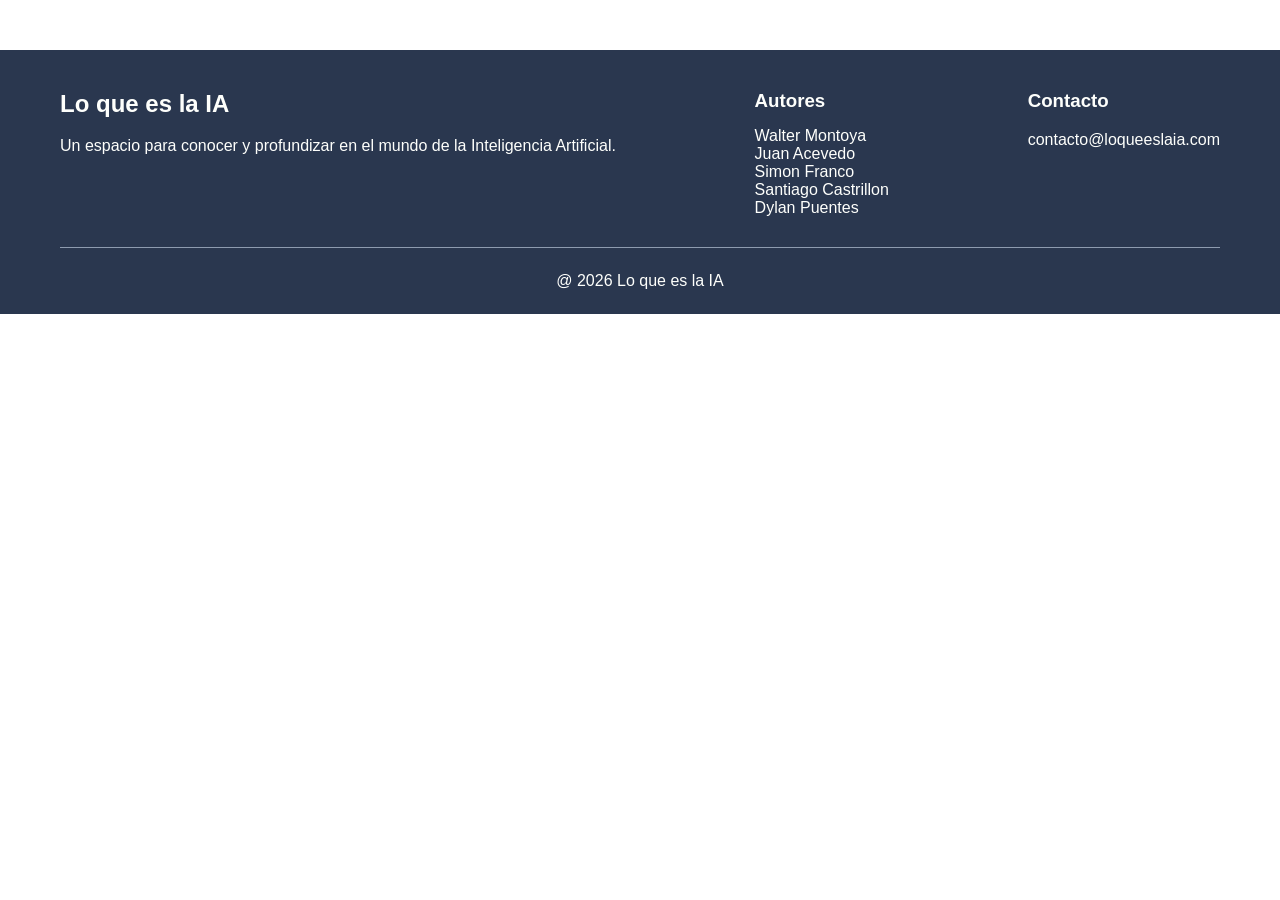
<file: autores.html>
<!DOCTYPE html>
<html lang="es">

<head>
    <meta charset="UTF-8">
    <meta name="viewport" content="width=device-width, initial-scale=1.0">
    <title>Autores - Lo que es la IA</title>
    <link rel="stylesheet" href="css/stylesAutores.css">
</head>

<body>

    <!-- Aqui se pone contenido que va ir en las 3 paginas-->

    <footer class="footer">

        <section class="footer-content">

            <article class="footer-project">
                <h2>Lo que es la IA</h2>
                <p>
                    Un espacio para conocer y profundizar en el mundo de la Inteligencia Artificial.
                </p>
            </article>

            <div class="footer-authors">
                <h3>Autores</h3>
                <ul class="authors-list">
                    <li>Walter Montoya</li>
                    <li>Juan Acevedo</li>
                    <li>Simon Franco</li>
                    <li>Santiago Castrillon</li>
                    <li>Dylan Puentes</li>
                </ul>
            </div>

            <section class="footer-contact">
                <h3>Contacto</h3>
                <p>contacto@loqueeslaia.com</p>
            </section>

        </section>

        <p class="footer-bottom">
            @ 2026 Lo que es la IA
        </p>

    </footer>

</body>

</html>
</file>
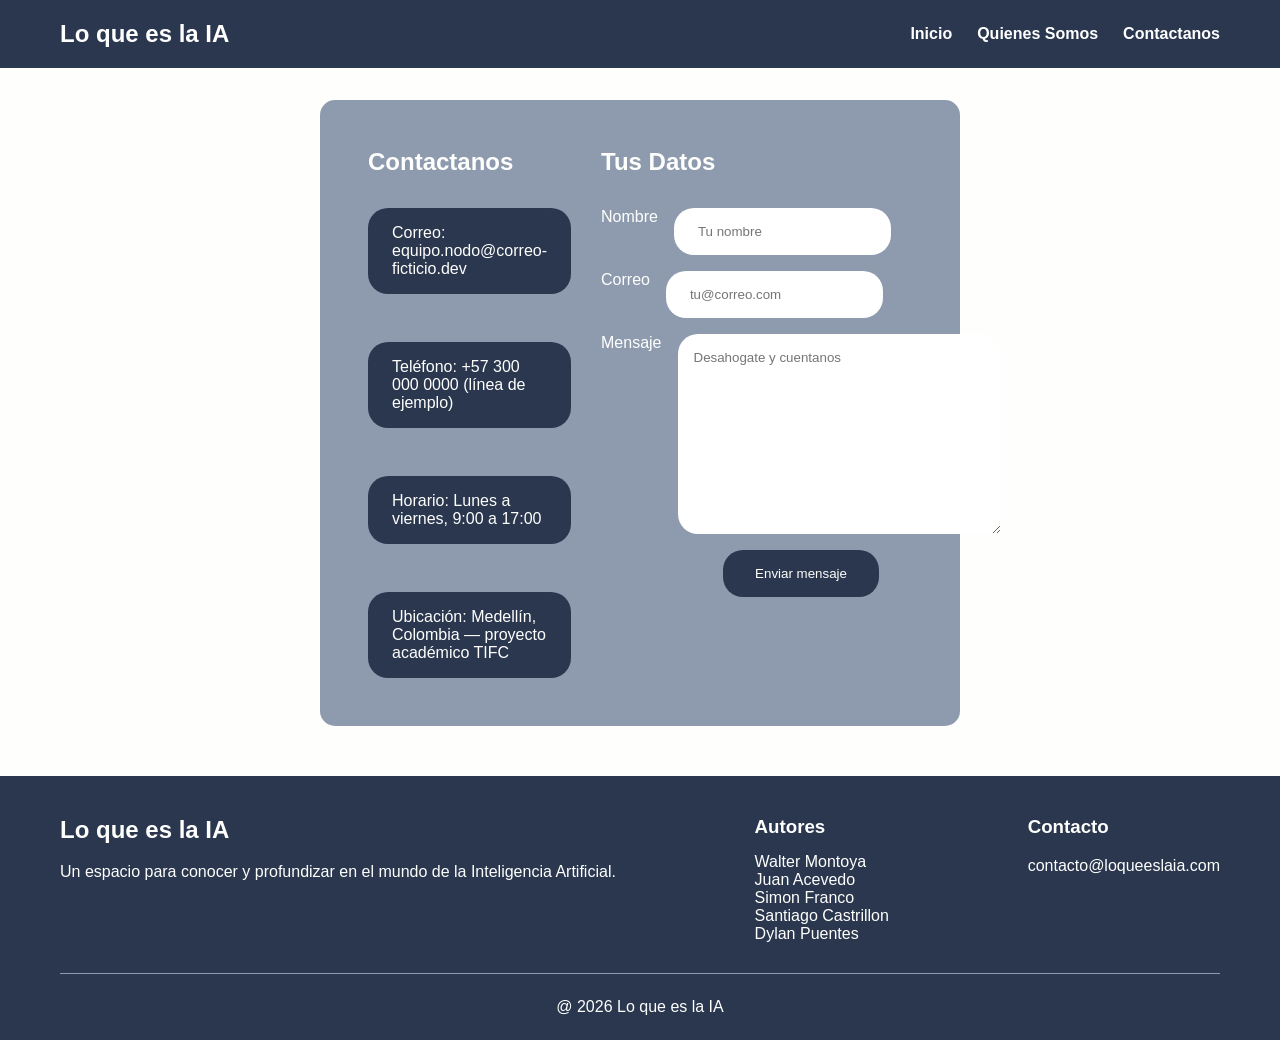
<file: contacto.html>
<!DOCTYPE html>
<html lang="en">

<head>
    <meta charset="UTF-8">
    <meta name="viewport" content="width=device-width, initial-scale=1.0">
    <link rel="stylesheet" href="/css/contacto.css">
    <link rel="stylesheet" href="./css/stylesAutores.css">
    <link rel="stylesheet" href="./css/styles.css">
    <title>Contacto</title>
</head>

<body>
    <header>
        <nav class="navbar">
            <div class="logo">
                <h2>Lo que es la IA</h2>
            </div>

            <ul class="nav-links">
                <li><a href="index.html">Inicio</a></li>
                <li><a href="./quienesSomos.html">Quienes Somos</a></li>
                <li><a href="contacto.html">Contactanos</a></li>
            </ul>
        </nav>
    </header>


    <section class="section-contacto">
        <article class="article-contactanos">

            <h2>Contactanos</h2>

            <ul class="info-list">
                <li><span class="k">Correo: </span><span>equipo.nodo@correo-ficticio.dev</span></li>
                <li><span class="k">Teléfono: </span><span>+57 300 000 0000 (línea de ejemplo)</span></li>
                <li><span class="k">Horario: </span><span>Lunes a viernes, 9:00 a 17:00</span></li>
                <li><span class="k">Ubicación: </span><span>Medellín, Colombia — proyecto académico TIFC</span></li>
            </ul>


        </article>
        <article class="article-contacto-usuario">
            <h2>Tus Datos</h2>

            <form>
                <div>
                    <label for="nombre">Nombre </label>
                    <input type="text" id="nombre" name="nombre" placeholder="Tu nombre">
                </div>
                <div>
                    <label for="email">Correo </label>
                    <input type="email" id="email" name="email" placeholder="tu@correo.com">
                </div>
                <div>
                    <label for="mensaje">Mensaje </label>
                    <textarea id="mensaje" name="mensaje" placeholder="Desahogate y cuentanos"></textarea>
                </div>
                <div class="button-center"><button type="submit" class="button-contacto-enviar">Enviar mensaje</button>
                </div>

            </form>



        </article>




    </section>

    <footer class="footer">

        <section class="footer-content">

            <article class="footer-project">
                <h2>Lo que es la IA</h2>
                <p>
                    Un espacio para conocer y profundizar en el mundo de la Inteligencia Artificial.
                </p>
            </article>

            <div class="footer-authors">
                <h3>Autores</h3>
                <ul class="authors-list">
                    <li>Walter Montoya</li>
                    <li>Juan Acevedo</li>
                    <li>Simon Franco</li>
                    <li>Santiago Castrillon</li>
                    <li>Dylan Puentes</li>
                </ul>
            </div>

            <section class="footer-contact">
                <h3>Contacto</h3>
                <p>contacto@loqueeslaia.com</p>
            </section>

        </section>

        <p class="footer-bottom">
            @ 2026 Lo que es la IA
        </p>

    </footer>

</body>

</html>
</file>
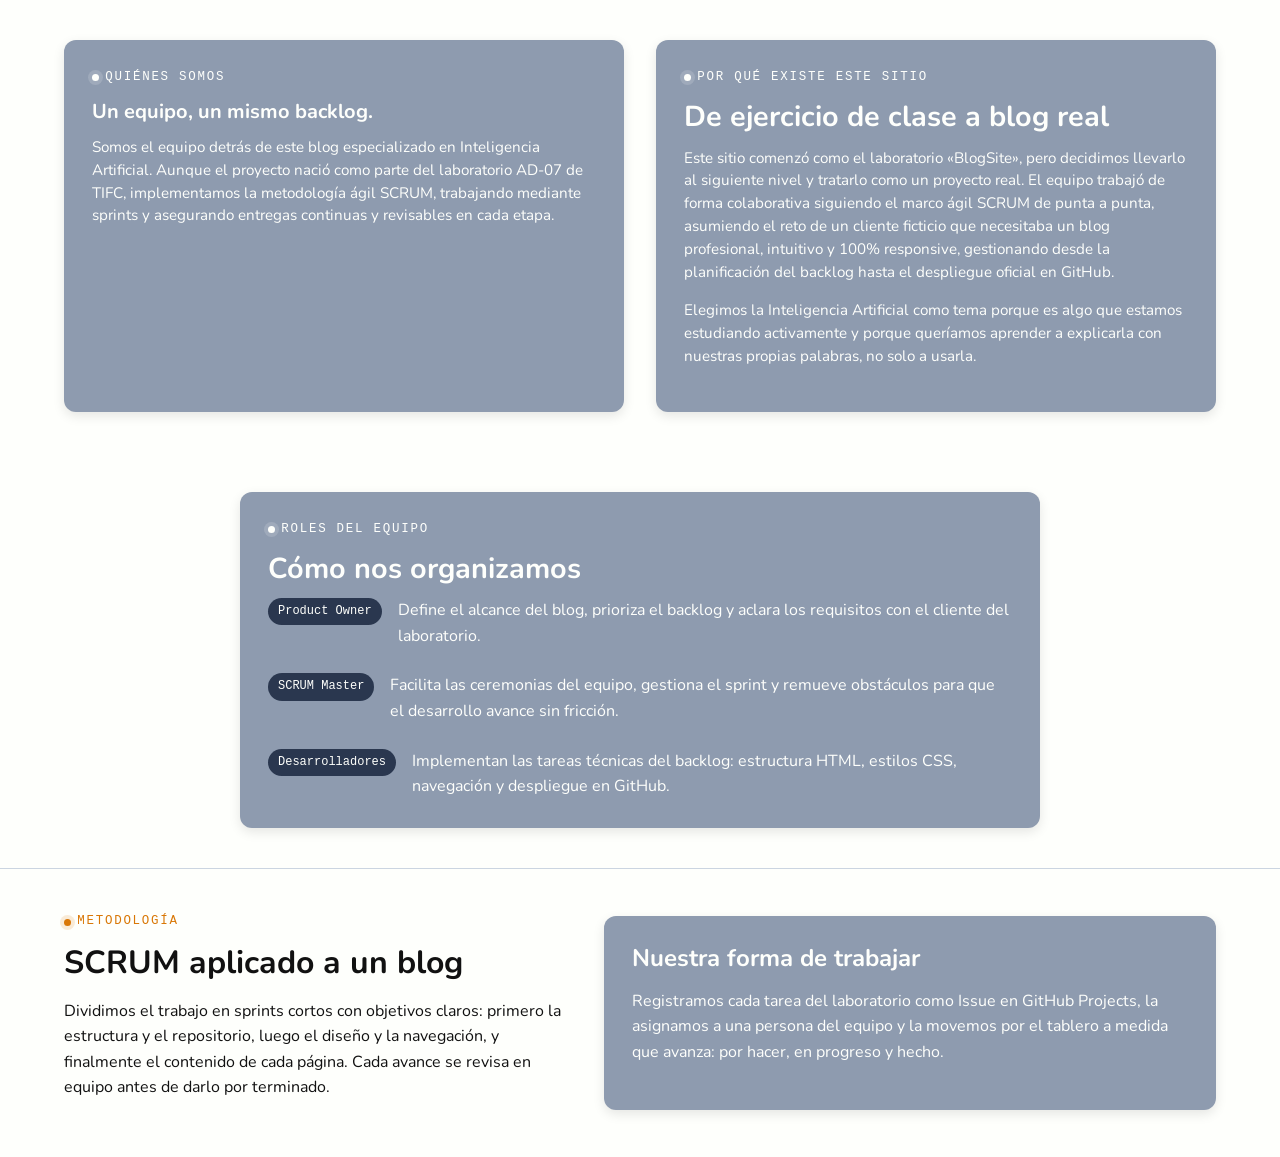
<file: quienes-somos.html>
<!DOCTYPE html>
<html lang="es">

<head>
    <meta charset="UTF-8">
    <meta name="viewport" content="width=device-width, initial-scale=1.0">

    <title>Quiénes Somos — NODO</title>

    <meta name="description" content="Conocé al equipo detrás del blog sobre Inteligencia Artificial.">

    <link rel="preconnect" href="https://fonts.googleapis.com">
    <link rel="preconnect" href="https://fonts.gstatic.com" crossorigin>
    <link href="https://fonts.googleapis.com/css2?family=Nunito:ital,wght@0,200..1000;1,200..1000&display=swap" rel="stylesheet">

    <link rel="stylesheet" href="styles-somos.css">
</head>

<body>

    <!-- === CABECERA EN CAJONES (Quiénes Somos & Por qué existe este sitio) === -->
    <header class="section">
        <div class="wrap">
            <div class="info-grid">
                
                <!-- CAJÓN 1: Quiénes Somos -->
                <article class="card">
                    <div class="card-content">
                        <span class="eyebrow card-eyebrow">Quiénes Somos</span>
                        <h1 class="card-title">Un equipo, un mismo backlog.</h1>
                        <p class="card-excerpt">Somos el equipo detrás de este blog especializado en Inteligencia Artificial. Aunque el proyecto nació como parte del laboratorio AD-07 de TIFC, implementamos la metodología ágil SCRUM, trabajando mediante sprints y asegurando entregas continuas y revisables en cada etapa.</p>
                    </div>
                </article>

                <!-- CAJÓN 2: Por qué existe este sitio -->
                <article class="card">
                    <div class="card-content">
                        <span class="eyebrow card-eyebrow">Por qué existe este sitio</span>
                        <h2 class="card-title" style="font-size: 1.8rem;">De ejercicio de clase a blog real</h2>
                        <p class="card-excerpt">Este sitio comenzó como el laboratorio «BlogSite», pero decidimos llevarlo al siguiente nivel y tratarlo como un proyecto real. El equipo trabajó de forma colaborativa siguiendo el marco ágil SCRUM de punta a punta, asumiendo el reto de un cliente ficticio que necesitaba un blog profesional, intuitivo y 100% responsive, gestionando desde la planificación del backlog hasta el despliegue oficial en GitHub.</p>
                        <p class="card-excerpt">Elegimos la Inteligencia Artificial como tema porque es algo que estamos estudiando activamente y porque queríamos aprender a explicarla con nuestras propias palabras, no solo a usarla.</p>
                    </div>
                </article>

            </div>
        </div>
    </header>

    <!-- === SECCIÓN DE ROLES EN UN CAJÓN CENTRADO === -->
    <section class="section">
        <div class="wrap center-section">
            <article class="card centered-card">
                <div class="card-content">
                    <span class="eyebrow card-eyebrow">Roles del equipo</span>
                    <h2 class="card-title" style="font-size: 1.8rem;">Cómo nos organizamos</h2>
                    <ul class="role-list">
                        <li>
                            <span class="tag">Product Owner</span>
                            <p style="margin:0">Define el alcance del blog, prioriza el backlog y aclara los requisitos con el cliente del laboratorio.</p>
                        </li>
                        <li>
                            <span class="tag">SCRUM Master</span>
                            <p style="margin:0">Facilita las ceremonias del equipo, gestiona el sprint y remueve obstáculos para que el desarrollo avance sin fricción.</p>
                        </li>
                        <li>
                            <span class="tag">Desarrolladores</span>
                            <p style="margin:0">Implementan las tareas técnicas del backlog: estructura HTML, estilos CSS, navegación y despliegue en GitHub.</p>
                        </li>
                    </ul>
                </div>
            </article>
        </div>
    </section>

    <!-- === SECCIÓN DE METODOLOGÍA SCRUM === -->
    <section class="section">
        <div class="wrap split reverse">
            <div class="split-media card" style="height: auto; color: var(--letter-white);">
                <div class="card-content">
                    <h3>Nuestra forma de trabajar</h3>
                    <p>Registramos cada tarea del laboratorio como Issue en GitHub Projects, la asignamos a una persona del equipo y la movemos por el tablero a medida que avanza: por hacer, en progreso y hecho.</p>
                </div>
            </div>
            <div class="split-text">
                <span class="eyebrow">Metodología</span>
                <h2>SCRUM aplicado a un blog</h2>
                <p>Dividimos el trabajo en sprints cortos con objetivos claros: primero la estructura y el repositorio, luego el diseño y la navegación, y finalmente el contenido de cada página. Cada avance se revisa en equipo antes de darlo por terminado.</p>
            </div>
        </div>
    </section>

    <script>
        const toggle = document.querySelector('.nav-toggle');
        const links = document.querySelector('.nav-links');
        if (toggle) {
            toggle.addEventListener('click', () => {
                const open = links.classList.toggle('open');
                toggle.setAttribute('aria-expanded', open);
            });
        }
    </script>
</body>

</html>
</file>
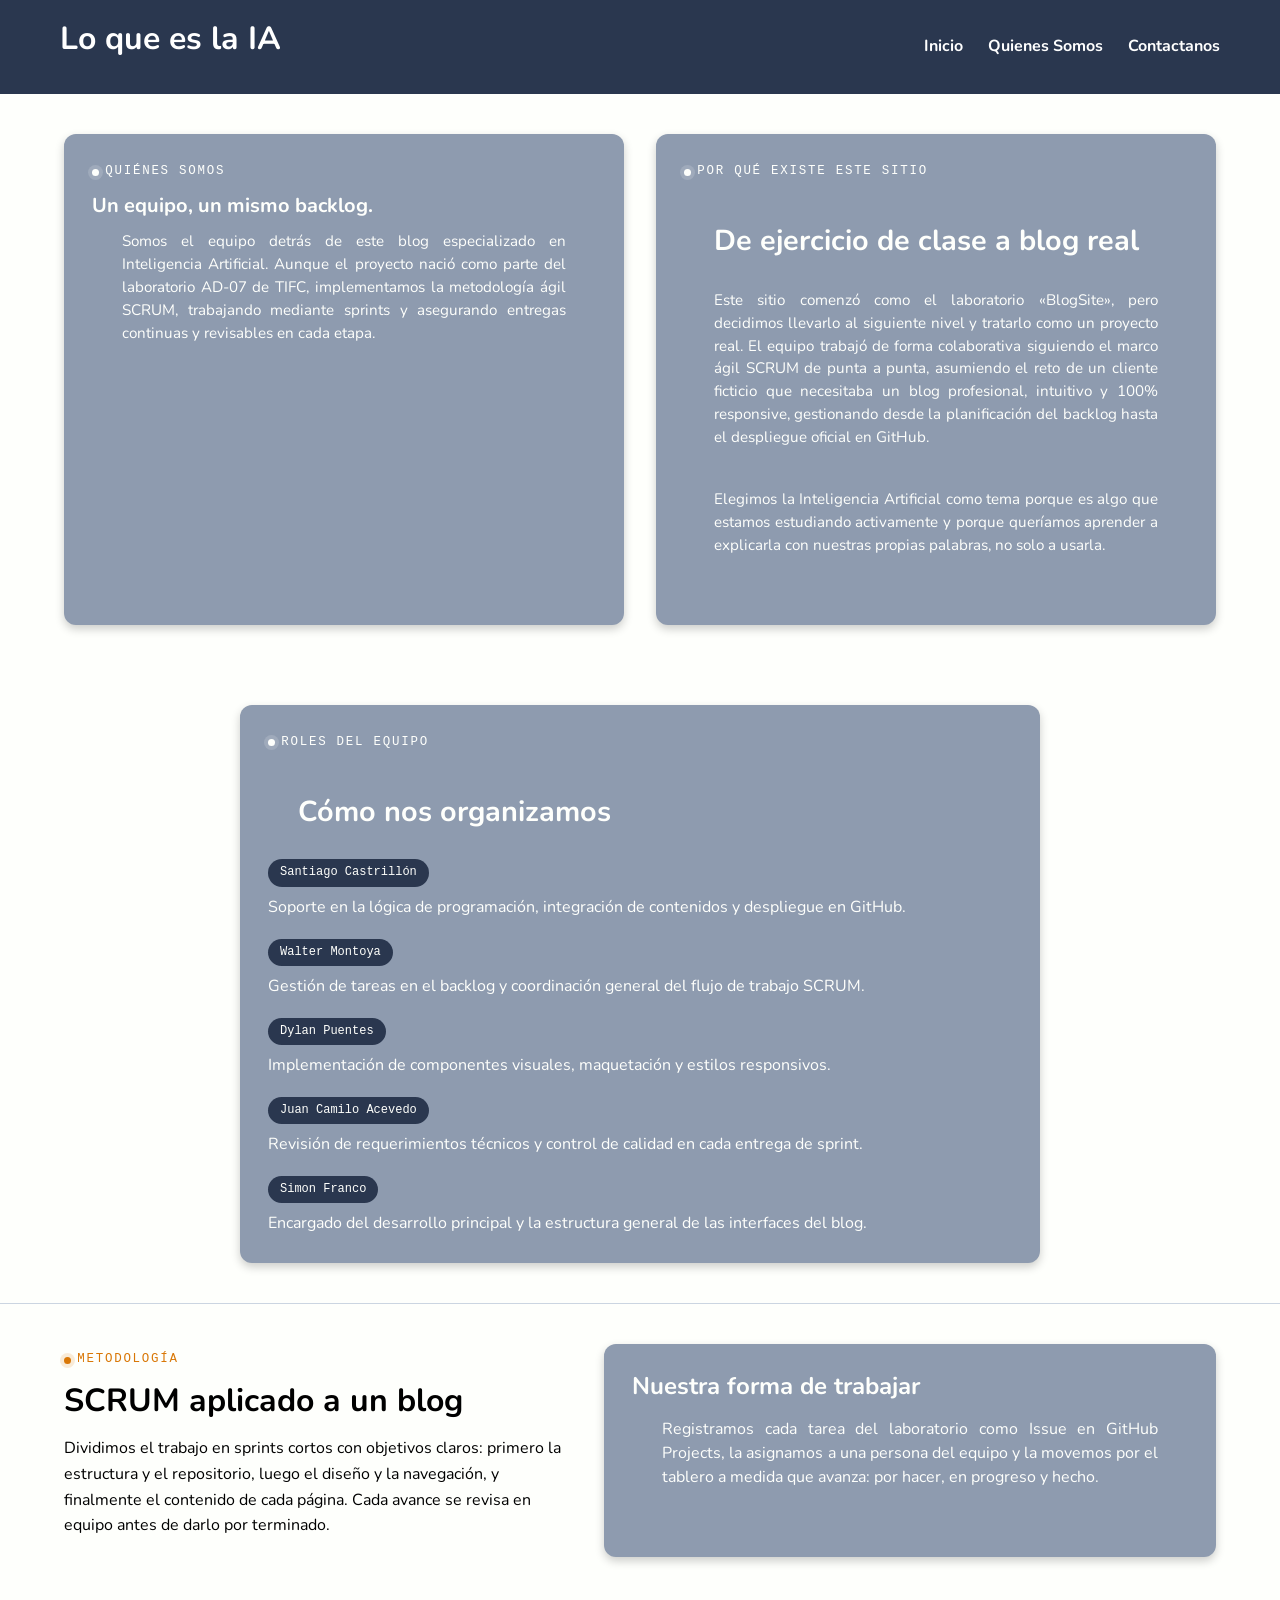
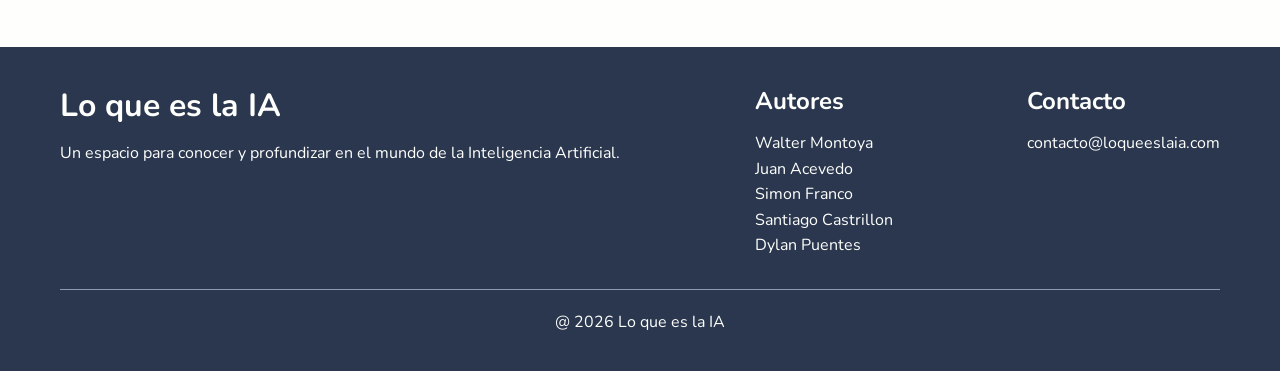
<file: quienesSomos.html>
<!DOCTYPE html>
<html lang="es">

<head>
    <meta charset="UTF-8">
    <meta name="viewport" content="width=device-width, initial-scale=1.0">

    <title>Quiénes Somos</title>

    <meta name="description" content="Conocé al equipo detrás del blog sobre Inteligencia Artificial.">

    <link rel="preconnect" href="https://fonts.googleapis.com">
    <link rel="preconnect" href="https://fonts.gstatic.com" crossorigin>
    <link href="https://fonts.googleapis.com/css2?family=Nunito:ital,wght@0,200..1000;1,200..1000&display=swap"
        rel="stylesheet">

    <!-- Conexión correcta con la carpeta css -->
    <link rel="stylesheet" href="css/stylesSomos.css">
    <link rel="stylesheet" href="./css/styles.css">
    <link rel="stylesheet" href="./css/stylesAutores.css">
</head>

<body>

    <header>
        <nav class="navbar">
            <div class="logo">
                <h2>Lo que es la IA</h2>
            </div>

            <ul class="nav-links">
                <li><a href="index.html">Inicio</a></li>
                <li><a href="./quienesSomos.html">Quienes Somos</a></li>
                <li><a href="contacto.html">Contactanos</a></li>
            </ul>
        </nav>
    </header>


    <!-- === CABECERA EN CAJONES (Quiénes Somos & Por qué existe este sitio) === -->
    <header class="section">
        <div class="wrap">
            <div class="info-grid">

                <!-- CAJÓN 1: Quiénes Somos -->
                <article class="card">
                    <div class="card-content">
                        <span class="eyebrow card-eyebrow">Quiénes Somos</span>
                        <h1 class="card-title">Un equipo, un mismo backlog.</h1>
                        <p class="card-excerpt">Somos el equipo detrás de este blog especializado en Inteligencia
                            Artificial. Aunque el proyecto nació como parte del laboratorio AD-07 de TIFC, implementamos
                            la metodología ágil SCRUM, trabajando mediante sprints y asegurando entregas continuas y
                            revisables en cada etapa.</p>
                    </div>
                </article>

                <!-- CAJÓN 2: Por qué existe este sitio -->
                <article class="card">
                    <div class="card-content">
                        <span class="eyebrow card-eyebrow">Por qué existe este sitio</span>
                        <h2 class="card-title" style="font-size: 1.8rem;">De ejercicio de clase a blog real</h2>
                        <p class="card-excerpt">Este sitio comenzó como el laboratorio «BlogSite», pero decidimos
                            llevarlo al siguiente nivel y tratarlo como un proyecto real. El equipo trabajó de forma
                            colaborativa siguiendo el marco ágil SCRUM de punta a punta, asumiendo el reto de un cliente
                            ficticio que necesitaba un blog profesional, intuitivo y 100% responsive, gestionando desde
                            la planificación del backlog hasta el despliegue oficial en GitHub.</p>
                        <p class="card-excerpt">Elegimos la Inteligencia Artificial como tema porque es algo que estamos
                            estudiando activamente y porque queríamos aprender a explicarla con nuestras propias
                            palabras, no solo a usarla.</p>
                    </div>
                </article>

            </div>
        </div>
    </header>

    <section class="section">
        <div class="wrap center-section">
            <article class="card centered-card">
                <div class="card-content">
                    <span class="eyebrow card-eyebrow">Roles del equipo</span>
                    <h2 class="card-title" style="font-size: 1.8rem;">Cómo nos organizamos</h2>
                    <ul class="role-list">
                        <li>
                            <span class="tag">Santiago Castrillón</span>
                            <p style="margin:0">Soporte en la lógica de programación, integración de contenidos y
                                despliegue en GitHub.</p>
                        </li>
                        <li>
                            <span class="tag">Walter Montoya</span>
                            <p style="margin:0">Gestión de tareas en el backlog y coordinación general del flujo de
                                trabajo SCRUM.</p>
                        </li>
                        <li>
                            <span class="tag">Dylan Puentes</span>
                            <p style="margin:0">Implementación de componentes visuales, maquetación y estilos
                                responsivos.</p>
                        </li>
                        <li>
                            <span class="tag">Juan Camilo Acevedo</span>
                            <p style="margin:0">Revisión de requerimientos técnicos y control de calidad en cada entrega
                                de sprint.</p>
                        </li>
                        <li>
                            <span class="tag">Simon Franco</span>
                            <p style="margin:0">Encargado del desarrollo principal y la estructura general de las
                                interfaces del blog.</p>
                        </li>
                    </ul>
                </div>
            </article>
        </div>
    </section>

    <!-- === SECCIÓN DE METODOLOGÍA SCRUM === -->
    <section class="section">
        <div class="wrap split reverse">
            <div class="split-media card" style="height: auto; color: var(--letter-white);">
                <div class="card-content">
                    <h3>Nuestra forma de trabajar</h3>
                    <p>Registramos cada tarea del laboratorio como Issue en GitHub Projects, la asignamos a una persona
                        del equipo y la movemos por el tablero a medida que avanza: por hacer, en progreso y hecho.</p>
                </div>
            </div>
            <div class="split-text">
                <span class="eyebrow">Metodología</span>
                <h2>SCRUM aplicado a un blog</h2>
                <p>Dividimos el trabajo en sprints cortos con objetivos claros: primero la estructura y el repositorio,
                    luego el diseño y la navegación, y finalmente el contenido de cada página. Cada avance se revisa en
                    equipo antes de darlo por terminado.</p>
            </div>
        </div>
    </section>
    <footer class="footer">

        <section class="footer-content">

            <article class="footer-project">
                <h2>Lo que es la IA</h2>
                <p>
                    Un espacio para conocer y profundizar en el mundo de la Inteligencia Artificial.
                </p>
            </article>

            <div class="footer-authors">
                <h3>Autores</h3>
                <ul class="authors-list">
                    <li>Walter Montoya</li>
                    <li>Juan Acevedo</li>
                    <li>Simon Franco</li>
                    <li>Santiago Castrillon</li>
                    <li>Dylan Puentes</li>
                </ul>
            </div>

            <section class="footer-contact">
                <h3>Contacto</h3>
                <p>contacto@loqueeslaia.com</p>
            </section>

        </section>

        <p class="footer-bottom">
            @ 2026 Lo que es la IA
        </p>

    </footer>

</body>

</html>
</file>
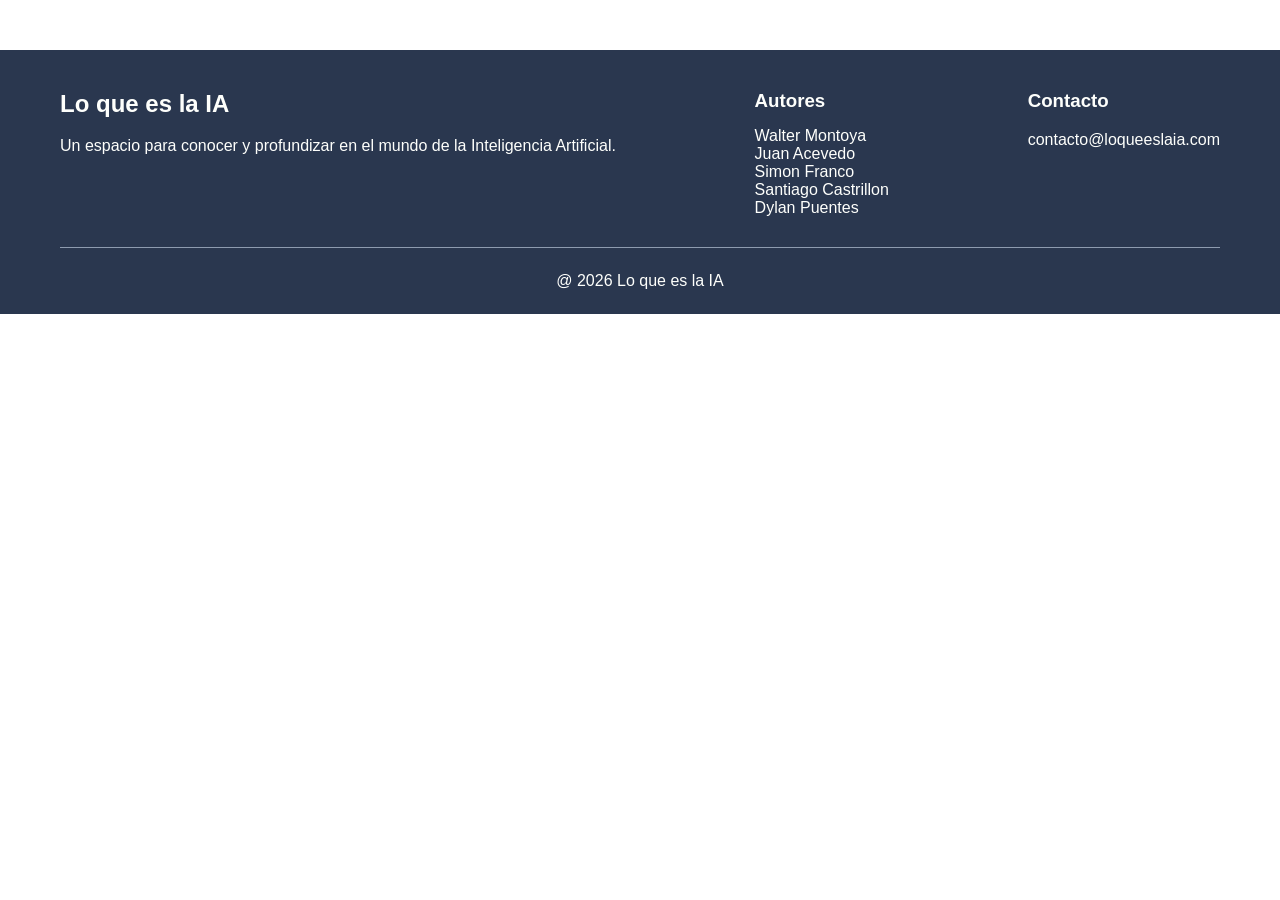
<file: Footer/autores.html>
<!DOCTYPE html>
<html lang="es">

<head>
    <meta charset="UTF-8">
    <meta name="viewport" content="width=device-width, initial-scale=1.0">
    <title>Autores - Lo que es la IA</title>
    <link rel="stylesheet" href="stylesAutores.css">
</head>

<body>

    <!-- Aqui se pone contenido que va ir en las 3 paginas-->

    <footer class="footer">

        <section class="footer-content">

            <article class="footer-project">
                <h2>Lo que es la IA</h2>
                <p>
                    Un espacio para conocer y profundizar en el mundo de la Inteligencia Artificial.
                </p>
            </article>

            <div class="footer-authors">
                <h3>Autores</h3>
                <ul class="authors-list">
                    <li>Walter Montoya</li>
                    <li>Juan Acevedo</li>
                    <li>Simon Franco</li>
                    <li>Santiago Castrillon</li>
                    <li>Dylan Puentes</li>
                </ul>
            </div>

            <section class="footer-contact">
                <h3>Contacto</h3>
                <p>contacto@loqueeslaia.com</p>
            </section>

        </section>

        <p class="footer-bottom">
            @ 2026 Lo que es la IA
        </p>

    </footer>

</body>

</html>
</file>
<file: css/stylesAutores.css>
:root {
    --background: #fefffc;
    --background-cards: #8E9BAF;
    --background-button: #2A374F;
    --background-button-hover: #4192D9;
    --letter-white: #fefffc;
    --letter-black: black;
}

* {
    box-sizing: border-box;
    margin: 0;
    padding: 0;
}

.footer {
    font-family: "Nunito", sans-serif;
    background-color: var(--background-button);
    color: var(--letter-white);
    padding: 40px 60px 20px;
    margin-top: 50px;
}
.authors-list {
    list-style: none; /* Elimina los puntos/viñetas por defecto */
    padding: 0;
    margin: 0;
}

.footer-content {
    max-width: 100%;
    margin: 0 auto;
    display: flex;
    justify-content: space-between;
    gap: 40px;
}

.footer h2, 
.footer h3 {
    margin-bottom: 15px;
}

.footer p {
    line-height: 1.6;
}

.footer-bottom {
    border-top: 1px solid var(--background-cards);
    text-align: center;
    margin-top: 30px;
    padding-top: 20px;
}

@media (max-width: 768px) {
    .footer {
        padding: 30px 20px 15px; 
    }

    .footer-content {
        flex-direction: column; 
        gap: 30px;              
        text-align: center;     
    }

    .footer-project, 
    .footer-authors, 
    .footer-contact {
        width: 100%;             
    }
}
</file>
<file: css/contacto.css>
:root {

    --background: #fefffc;
    --background-cards-: #8E9BAF;
    --background-button: #2A374F;
    --background-button-hover: #4192D9;
    --letter-white: #fefffc;
    --letter-black: black;

}

* {
    box-sizing: border-box;
    margin: 0;
    padding: 0;

}

body {
    font-family: 'Nunito', sans-serif;
}

/*section de contacto*/

.section-contacto {

    display: flex;
    flex-direction: row;
    max-width: 50%;
    margin: 2rem auto;
    padding: 3rem;
    gap: 30px;
    border-radius: 15px;
    background-color: var(--background-cards-);
    justify-content: space-around;
    color: var(--letter-white)
}

/* article-contactanos*/

.article-contactanos {

    display: flex;
    flex-direction: column;
    gap: 2rem
}

.info-list {
    display: flex;
    flex-direction: column;
    gap: 3rem;

}

.info-list li {
    list-style: none;
    background-color: var(--background-button);
    border-radius: 20px;
    padding: 1rem 1.5rem;
}

.info-list li:hover {
    transform: translateY(-8px); /* Eleva el elemento */
}


/* article-contacto-usuario*/

.article-contacto-usuario {

    display: flex;
    flex-direction: column;
    gap: 2rem;

}

.article-contacto-usuario form {
    display: flex;
    flex-direction: column;
    gap: 1rem;
    width: 400px;

}

.article-contacto-usuario form div {
    display: flex;
    align-items: flex-start;
    /* Alinea el label arriba junto al input/textarea */
}

form input {
    padding: 1rem 1.5rem;
    border-radius: 20px;
    margin-left: 1rem;
}

form textarea {

    border-radius: 20px;
    padding: 1rem 1rem;
    /* En lugar de 3rem en todos los lados */
    margin-left: 1rem;
    /* Para que mantenga la misma distancia que los inputs */
    width: 100%;
    height: 200px;
    resize: vertical;
}

form input,
form textarea {
    border: none;
    outline: none;
    font-family: inherit;
}

/* Opcional: Para el botón */
form button {
    border: none;
    outline: none;
    background: none;
    cursor: pointer;
}


/*boton enviar*/

.button-center {
    display: flex;
    justify-content: center;
    align-items: center;
}
.button-contacto-enviar{

    background-color: var(--background-button);
    width: fit-content;
    padding: 1rem 2rem;
    color:var(--letter-white);
    border-radius: 20px;    
}

.button-contacto-enviar:hover{
    background-color: var(--background-button-hover);
}
</file>
<file: css/styles.css>
:root {
--fuente: font-family: 'Nunito', sans-serif;
--background: #fefffc;
--background-cards : #8E9BAF;
--background-cards- : #8E9BAF;
--background-button:#2A374F;
--background-button-hover:#4192D9;
--letter-white:#fefffc;
--letter-black: black;
}

*{
    box-sizing:border-box;
    margin:0;
    padding:0;
    font-family: 'Nunito', sans-serif;
}

.nunito{
  font-family: "Nunito", sans-serif;
  font-optical-sizing: auto;
  font-weight: 400;
  font-style: normal;
}

body{
    background-color: var(--background);
    font-family: "nunito",Arial, Helvetica, sans-serif;
}

.articulos{
    width: 80%;
    max-width: 1400px;
    margin: 40px auto;
    padding: 0;
    display: grid;
    grid-template-columns: repeat(3, 1fr);
    gap: 30px;
    padding: 30px;
}

.card{
    background-color: var(--background-cards);
    border-radius: 12px;
    overflow: hidden;
    display: flex;
    flex-direction: column;
    box-shadow: 0 4px 10px rgba(0,0,0,.2);
    transition: .3s ease;
}

.card img{
    width: 100%;
    height: 220px;
    object-fit: cover;
}

.card h2{
    color: var(--letter-white);
    font-size: 1.4rem;
    margin: 30px;
}

.card p{
    color: var(--letter-white);
    margin: 0 30px 40px;
    text-align: justify;
    line-height: 1.5;
    flex-grow: 1;
}

.boton {
    display: block;
    margin: 0 20px 20px;
    padding: 12px;
    border: none;
    border-radius: 8px;
    background-color: var(--background-button);
    color: var(--letter-white);
    font-size: 1rem;
    text-decoration: none;
    text-align: center;
    cursor: pointer;
    transition: .3s;
}

.boton:hover{
    background-color: var(--background-button-hover);
}
/* Navbar */
.navbar{
    display:flex;
    justify-content:space-between;
    align-items:center;
    padding:20px 60px;
    background-color:#2A374F;
}

.logo h2{
    color:white;
}

.nav-links{
    display:flex;
    list-style:none;
    gap:25px;
}

.nav-links a{       
    color:white;
    text-decoration:none;
    font-weight:bold;
    transition:0.3s;
}

.nav-links a:hover{
    color:#4192D9;
}

.nav-links a.active::after {
  content: '';
  position: absolute;
  left: 0;
  bottom: 0;
  width: 100%;
  height: 2px; /* Grosor de la raya */
  background-color: white; /* Color blanco */
  border-radius: 2px;
}
/* Banner */
.banner{
    height:90vh;
    background:linear-gradient(
        rgba(0,0,0,0.5),
        rgba(0,0,0,0.5)
    ),
    url('https://images.unsplash.com/photo-1498050108023-c5249f4df085')
    center/cover;
    
    display:flex;
    align-items:center;
    justify-content:center;
    text-align:center;
    color:white;
}

.banner-content{
    max-width:700px;
    padding:20px;
}

.banner-content h1{
    font-size:3rem;
    margin-bottom:20px;
}

.banner-content p{
    font-size:1.2rem;
    margin-bottom:30px;
}

.btn{
    display:inline-block;
    padding:12px 25px;
    background-color:#38bdf8;
    color:white;
    text-decoration:none;
    border-radius:5px;
    font-weight:bold;
    transition:0.3s;
}

.btn:hover{
    background-color:#4192D9;
}

/* Responsive */
@media(max-width:768px){

    .navbar{
        flex-direction:column;
        gap:15px;
    }

    .nav-links{
        flex-direction:column;
        text-align:center;
    }

    .banner-content h1{
        font-size:2rem;
    }

    .banner-content p{
        font-size:1rem;
    }
}
</file>
<file: styles-somos.css>
:root {
    /* Tus variables originales */
    --background: #fefffc;
    --background-cards: #8E9BAF;
    --background-button: #2A374F;
    --background-button-hover: #4192D9;
    --letter-white: #fefffc;
    --letter-black: #111111;

    /* Variables adicionales */
    --text-muted: #555555;
    --font-mono: 'Courier New', Courier, monospace;
    --amber: #d97706;
    --line: #cbd5e1;
    --radius: 12px;
    --btn-radius: 8px;
    --box-shadow: 0 4px 12px rgba(0,0,0,0.1);
}

/* Reset y estilos base con fuente Nunito */
* {
    box-sizing: border-box;
    margin: 0;
    padding: 0;
}

body {
    background-color: var(--background);
    color: var(--letter-black);
    font-family: 'Nunito', sans-serif;
    line-height: 1.6;
}

h1, h2, h3 {
    margin-bottom: 16px;
    line-height: 1.2;
    color: inherit;
}

h1 { font-size: 2.2rem; }
h2 { font-size: 2rem; }
h3 { font-size: 1.5rem; }

p {
    margin-bottom: 16px;
}

img {
    max-width: 100%;
    height: auto;
    display: block;
}

/* Estructura y contenedores */
.wrap {
    max-width: 1200px;
    margin: 0 auto;
    padding: 0 24px;
}

/* Grilla de la cabecera (2 Cajones) con corrección de altura uniforme */
.info-grid {
    display: grid;
    grid-template-columns: 1fr 1fr;
    gap: 32px;
}

.info-grid .card {
    display: flex;
    flex-direction: column;
}

.info-grid .card .card-content {
    display: flex;
    flex-direction: column;
    height: 100%;
}

/* Contenedor para centrar la sección de roles */
.center-section {
    display: flex;
    justify-content: center;
}

.centered-card {
    width: 100%;
    max-width: 800px;
}

/* Grilla para el blog (3 Columnas) */
.blog-grid {
    display: grid;
    grid-template-columns: repeat(3, 1fr);
    gap: 32px;
}

/* Grilla original de 2 columnas (Metodología) */
.split {
    display: grid;
    grid-template-columns: 1fr 1fr;
    gap: 40px;
    align-items: center;
}
.split.reverse { grid-template-columns: 0.9fr 1.1fr; }
.split.reverse .split-media { order: 2; }

/* Secciones con espaciado equilibrado */
.section {
    padding: 40px 0;
    border-bottom: 1px solid var(--line);
}
.section:last-of-type { border-bottom: none; }

/* Componentes pequeños */
.eyebrow {
    font-family: var(--font-mono);
    text-transform: uppercase;
    letter-spacing: 0.14em;
    font-size: 0.78rem;
    color: var(--amber);
    display: inline-flex;
    align-items: center;
    gap: 0.5em;
    margin-bottom: 12px;
}
.eyebrow::before {
    content: "";
    width: 7px;
    height: 7px;
    border-radius: 50%;
    background: var(--amber);
    box-shadow: 0 0 0 4px rgba(217, 119, 6, 0.15);
}

.card-eyebrow {
    color: var(--letter-white);
}
.card-eyebrow::before {
    background: var(--letter-white);
    box-shadow: 0 0 0 4px rgba(255, 255, 255, 0.15);
}

/* Lista de roles */
.role-list {
    list-style: none;
    display: flex;
    flex-direction: column;
    gap: 24px;
}
.role-list li {
    display: flex;
    align-items: flex-start;
    gap: 16px;
}

.role-list .tag {
    font-family: var(--font-mono);
    font-size: 0.75rem;
    color: var(--letter-white);
    background: var(--background-button);
    padding: 4px 10px;
    border-radius: 999px;
    flex-shrink: 0;
}

/* Tarjetas */
.card {
    background: var(--background-cards);
    border-radius: var(--radius);
    box-shadow: var(--box-shadow);
    overflow: hidden;
    display: flex;
    flex-direction: column;
    height: 100%;
}

.card-image {
    width: 100%;
    height: 200px;
    object-fit: cover;
}

.card-content {
    padding: 28px;
    flex-grow: 1;
    display: flex;
    flex-direction: column;
    color: var(--letter-white);
}

.card-title {
    font-size: 1.25rem;
    font-weight: bold;
    margin-bottom: 12px;
    color: var(--letter-white);
}

.card-excerpt {
    font-size: 0.95rem;
    line-height: 1.5;
    margin-bottom: 16px;
    color: var(--letter-white);
}

/* Botón Leer más */
.leer-mas {
    background-color: var(--background-button);
    color: var(--letter-white);
    border: none;
    padding: 12px 24px;
    border-radius: var(--btn-radius);
    font-weight: bold;
    font-family: 'Nunito', sans-serif;
    cursor: pointer;
    transition: background-color 0.3s ease;
    align-self: center;
    text-decoration: none;
    display: inline-block;
    margin-top: auto;
}

.leer-mas:hover {
    background-color: var(--background-button-hover);
}

/* Diseño Responsive para Celulares */
@media (max-width: 768px) {
    .info-grid,
    .blog-grid,
    .split {
        grid-template-columns: 1fr;
    }
    .split.reverse .split-media { order: unset; }
}
</file>
<file: css/stylesSomos.css>
:root {
    --background: #fefffc;
    --background-cards: #8E9BAF;
    --background-button: #2A374F;
    --background-button-hover: #4192D9;
    --letter-white: #fefffc;
    --letter-black: #111111;
    --text-muted: #555555;
    --font-mono: 'Courier New', Courier, monospace;
    --amber: #d97706;
    --line: #cbd5e1;
    --radius: 12px;
    --btn-radius: 8px;
    --box-shadow: 0 4px 12px rgba(0,0,0,0.1);
}

* {
    box-sizing: border-box;
    margin: 0;
    padding: 0;
}

body {
    background-color: var(--background);
    color: var(--letter-black);
    font-family: 'Nunito', sans-serif;
    line-height: 1.6;
}

h1, h2, h3 {
    margin-bottom: 16px;
    line-height: 1.2;
    color: inherit;
}

h1 { font-size: 2.2rem; }
h2 { font-size: 2rem; }
h3 { font-size: 1.5rem; }

p {
    margin-bottom: 16px;
}

img {
    max-width: 100%;
    height: auto;
    display: block;
}

.wrap {
    max-width: 1200px;
    margin: 0 auto;
    padding: 0 24px;
}

.info-grid {
    display: grid;
    grid-template-columns: 1fr 1fr;
    gap: 32px;
}

.info-grid .card {
    display: flex;
    flex-direction: column;
}

.info-grid .card .card-content {
    display: flex;
    flex-direction: column;
    height: 100%;
}

.center-section {
    display: flex;
    justify-content: center;
}

.centered-card {
    width: 100%;
    max-width: 800px;
}

.split {
    display: grid;
    grid-template-columns: 1fr 1fr;
    gap: 40px;
    align-items: center;
}
.split.reverse { grid-template-columns: 0.9fr 1.1fr; }
.split.reverse .split-media { order: 2; }

.section {
    padding: 40px 0;
    border-bottom: 1px solid var(--line);
}
.section:last-of-type { border-bottom: none; }

.eyebrow {
    font-family: var(--font-mono);
    text-transform: uppercase;
    letter-spacing: 0.14em;
    font-size: 0.78rem;
    color: var(--amber);
    display: inline-flex;
    align-items: center;
    gap: 0.5em;
    margin-bottom: 12px;
}
.eyebrow::before {
    content: "";
    width: 7px;
    height: 7px;
    border-radius: 50%;
    background: var(--amber);
    box-shadow: 0 0 0 4px rgba(217, 119, 6, 0.15);
}

.card-eyebrow {
    color: var(--letter-white);
}
.card-eyebrow::before {
    background: var(--letter-white);
    box-shadow: 0 0 0 4px rgba(255, 255, 255, 0.15);
}

/* === MODIFICACIÓN: Nombre arriba y descripción abajo === */
.role-list {
    list-style: none;
    display: flex;
    flex-direction: column;
    gap: 20px;
}

.role-list li {
    display: flex;
    flex-direction: column; /* Pone la etiqueta arriba y el párrafo abajo */
    align-items: flex-start;
    gap: 8px; /* Espacio entre el nombre y la descripción */
}

.role-list .tag {
    font-family: var(--font-mono);
    font-size: 0.75rem;
    color: var(--letter-white);
    background: var(--background-button);
    padding: 4px 12px;
    border-radius: 999px;
    display: inline-block;
}

.card {
    background: var(--background-cards);
    border-radius: var(--radius);
    box-shadow: var(--box-shadow);
    overflow: hidden;
    display: flex;
    flex-direction: column;
    height: 100%;
}

.card-content {
    padding: 28px;
    flex-grow: 1;
    display: flex;
    flex-direction: column;
    color: var(--letter-white);
}

.card-title {
    font-size: 1.25rem;
    font-weight: bold;
    margin-bottom: 12px;
    color: var(--letter-white);
}

.card-excerpt {
    font-size: 0.95rem;
    line-height: 1.5;
    margin-bottom: 16px;
    color: var(--letter-white);
}

@media (max-width: 768px) {
    .info-grid,
    .split {
        grid-template-columns: 1fr;
    }
    .split.reverse .split-media { order: unset; }
}
</file>
<file: Footer/stylesAutores.css>
:root {
    --background: #fefffc;
    --background-cards: #8E9BAF;
    --background-button: #2A374F;
    --background-button-hover: #4192D9;
    --letter-white: #fefffc;
    --letter-black: black;
}

* {
    box-sizing: border-box;
    margin: 0;
    padding: 0;
}

.footer {
    font-family: "Nunito", sans-serif;
    background-color: var(--background-button);
    color: var(--letter-white);
    padding: 40px 60px 20px;
    margin-top: 50px;
}
.authors-list {
    list-style: none; /* Elimina los puntos/viñetas por defecto */
    padding: 0;
    margin: 0;
}

.footer-content {
    max-width: 100%;
    margin: 0 auto;
    display: flex;
    justify-content: space-between;
    gap: 40px;
}

.footer h2, 
.footer h3 {
    margin-bottom: 15px;
}

.footer p {
    line-height: 1.6;
}

.footer-bottom {
    border-top: 1px solid var(--background-cards);
    text-align: center;
    margin-top: 30px;
    padding-top: 20px;
}

@media (max-width: 768px) {
    .footer {
        padding: 30px 20px 15px; 
    }

    .footer-content {
        flex-direction: column; 
        gap: 30px;              
        text-align: center;     
    }

    .footer-project, 
    .footer-authors, 
    .footer-contact {
        width: 100%;             
    }
}
</file>
